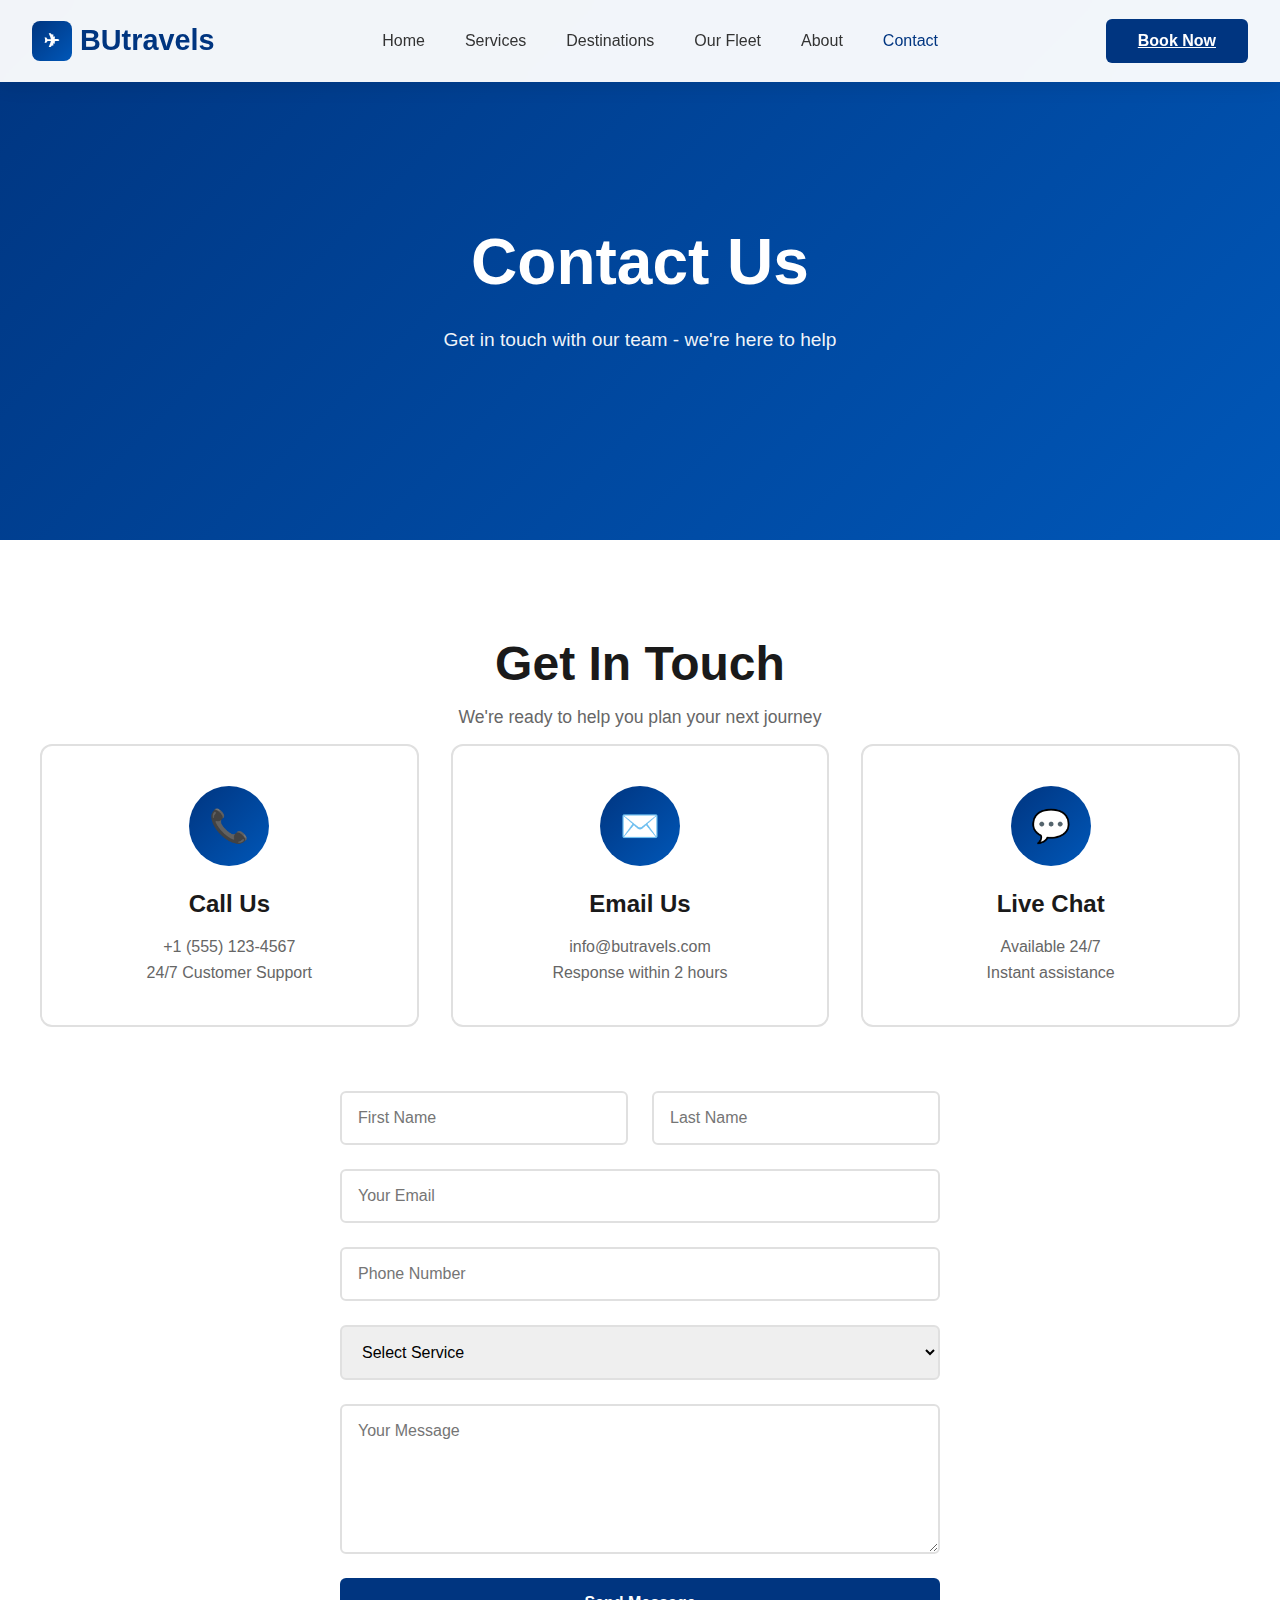
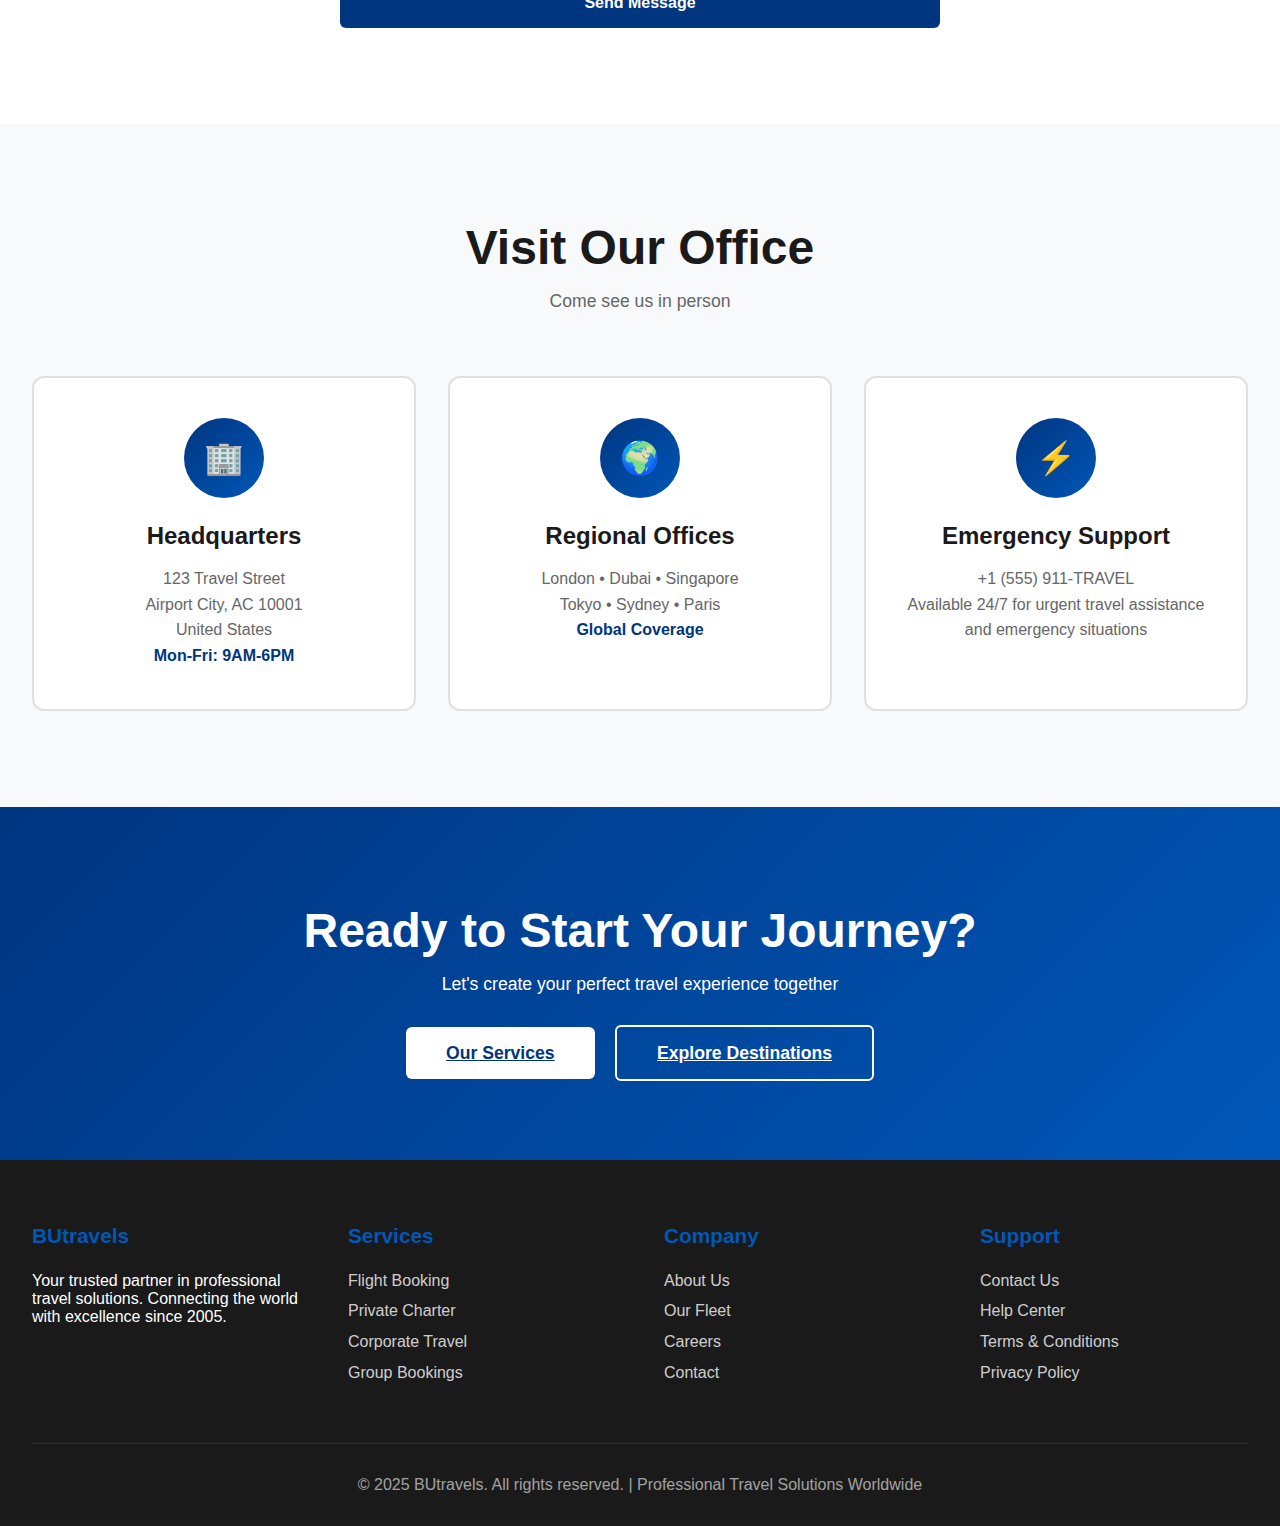
<file: Web Dev travel website/contact.html>
<!DOCTYPE html>
<html lang="en">
<head>
    <meta charset="UTF-8">
    <meta name="viewport" content="width=device-width, initial-scale=1.0">
    <title>Contact Us - BU Travels</title>
    <link rel="shortcut icon" href="image/Screenshot 2025-11-18 111105.png" type="image/x-icon">
    <link rel="stylesheet" href="style.css">
</head>
<body>
    <nav class="navbar">
        <div class="nav-container">
            <div class="logo">
                <div class="logo-icon">✈</div>
                BUtravels
            </div>
            <ul class="nav-menu">
                <li><a href="index.html">Home</a></li>
                <li><a href="services.html">Services</a></li>
                <li><a href="destinations.html">Destinations</a></li>
                <li><a href="fleet.html">Our Fleet</a></li>
                <li><a href="about.html">About</a></li>
                <li><a href="contact.html" style="color: #003580;">Contact</a></li>
            </ul>
            <a href="contact.html" class="nav-btn">Book Now</a>
        </div>
    </nav>

    <section class="hero" style="height: 60vh; background: linear-gradient(135deg, #003580 0%, #0057b8 100%);">
        <div class="hero-content">
            <div class="hero-text" style="text-align: center; grid-column: 1 / -1;">
                <h1>Contact Us</h1>
                <p>Get in touch with our team - we're here to help</p>
            </div>
        </div>
    </section>

    <section class="contact">
        <div class="section-title">
            <h2>Get In Touch</h2>
            <p>We're ready to help you plan your next journey</p>
        </div>
        
        <div class="services-grid" style="max-width: 1200px; margin: 0 auto 4rem;">
            <div class="service-card">
                <div class="service-icon">📞</div>
                <h3>Call Us</h3>
                <p>+1 (555) 123-4567<br>24/7 Customer Support</p>
            </div>
            <div class="service-card">
                <div class="service-icon">✉️</div>
                <h3>Email Us</h3>
                <p>info@butravels.com<br>Response within 2 hours</p>
            </div>
            <div class="service-card">
                <div class="service-icon">💬</div>
                <h3>Live Chat</h3>
                <p>Available 24/7<br>Instant assistance</p>
            </div>
        </div>

        <form class="contact-form">
            <div style="display: grid; grid-template-columns: 1fr 1fr; gap: 1.5rem;">
                <input type="text" placeholder="First Name" required>
                <input type="text" placeholder="Last Name" required>
            </div>
            <input type="email" placeholder="Your Email" required>
            <input type="tel" placeholder="Phone Number" required>
            <select style="padding: 1rem; border: 2px solid #e0e0e0; border-radius: 6px; font-size: 1rem; outline: none; transition: border-color 0.3s; font-family: inherit;">
                <option>Select Service</option>
                <option>Commercial Flights</option>
                <option>Private Charter</option>
                <option>Corporate Travel</option>
                <option>Group Bookings</option>
                <option>Other Inquiry</option>
            </select>
            <textarea placeholder="Your Message" required></textarea>
            <button type="submit" class="submit-btn">Send Message</button>
        </form>
    </section>

    <section class="services" style="background: #f8f9fa;">
        <div class="section-title">
            <h2>Visit Our Office</h2>
            <p>Come see us in person</p>
        </div>
        <div class="services-grid">
            <div class="service-card">
                <div class="service-icon">🏢</div>
                <h3>Headquarters</h3>
                <p>123 Travel Street<br>Airport City, AC 10001<br>United States</p>
                <p style="color: #003580; font-weight: 600;">Mon-Fri: 9AM-6PM</p>
            </div>
            <div class="service-card">
                <div class="service-icon">🌍</div>
                <h3>Regional Offices</h3>
                <p>London • Dubai • Singapore<br>Tokyo • Sydney • Paris</p>
                <p style="color: #003580; font-weight: 600;">Global Coverage</p>
            </div>
            <div class="service-card">
                <div class="service-icon">⚡</div>
                <h3>Emergency Support</h3>
                <p>+1 (555) 911-TRAVEL<br>Available 24/7 for urgent travel assistance and emergency situations</p>
            </div>
        </div>
    </section>

    <section class="fleet">
        <div class="section-title">
            <h2>Ready to Start Your Journey?</h2>
            <p>Let's create your perfect travel experience together</p>
        </div>
        <div style="text-align: center; margin-top: 3rem;">
            <a href="services.html" class="btn-primary" style="background: white; color: #003580; margin-right: 1rem;">Our Services</a>
            <a href="destinations.html" class="btn-secondary">Explore Destinations</a>
        </div>
    </section>

    <footer class="footer">
        <div class="footer-content">
            <div class="footer-section">
                <h4>BUtravels</h4>
                <p>Your trusted partner in professional travel solutions. Connecting the world with excellence since 2005.</p>
            </div>
            <div class="footer-section">
                <h4>Services</h4>
                <ul>
                    <li><a href="services.html">Flight Booking</a></li>
                    <li><a href="services.html">Private Charter</a></li>
                    <li><a href="services.html">Corporate Travel</a></li>
                    <li><a href="services.html">Group Bookings</a></li>
                </ul>
            </div>
            <div class="footer-section">
                <h4>Company</h4>
                <ul>
                    <li><a href="about.html">About Us</a></li>
                    <li><a href="fleet.html">Our Fleet</a></li>
                    <li><a href="contact.html">Careers</a></li>
                    <li><a href="contact.html">Contact</a></li>
                </ul>
            </div>
            <div class="footer-section">
                <h4>Support</h4>
                <ul>
                    <li><a href="contact.html">Contact Us</a></li>
                    <li><a href="contact.html">Help Center</a></li>
                    <li><a href="contact.html">Terms & Conditions</a></li>
                    <li><a href="contact.html">Privacy Policy</a></li>
                </ul>
            </div>
        </div>
        <div class="footer-bottom">
            <p>© 2025 BUtravels. All rights reserved. | Professional Travel Solutions Worldwide</p>
        </div>
    </footer>
</body>
</html>
</file>
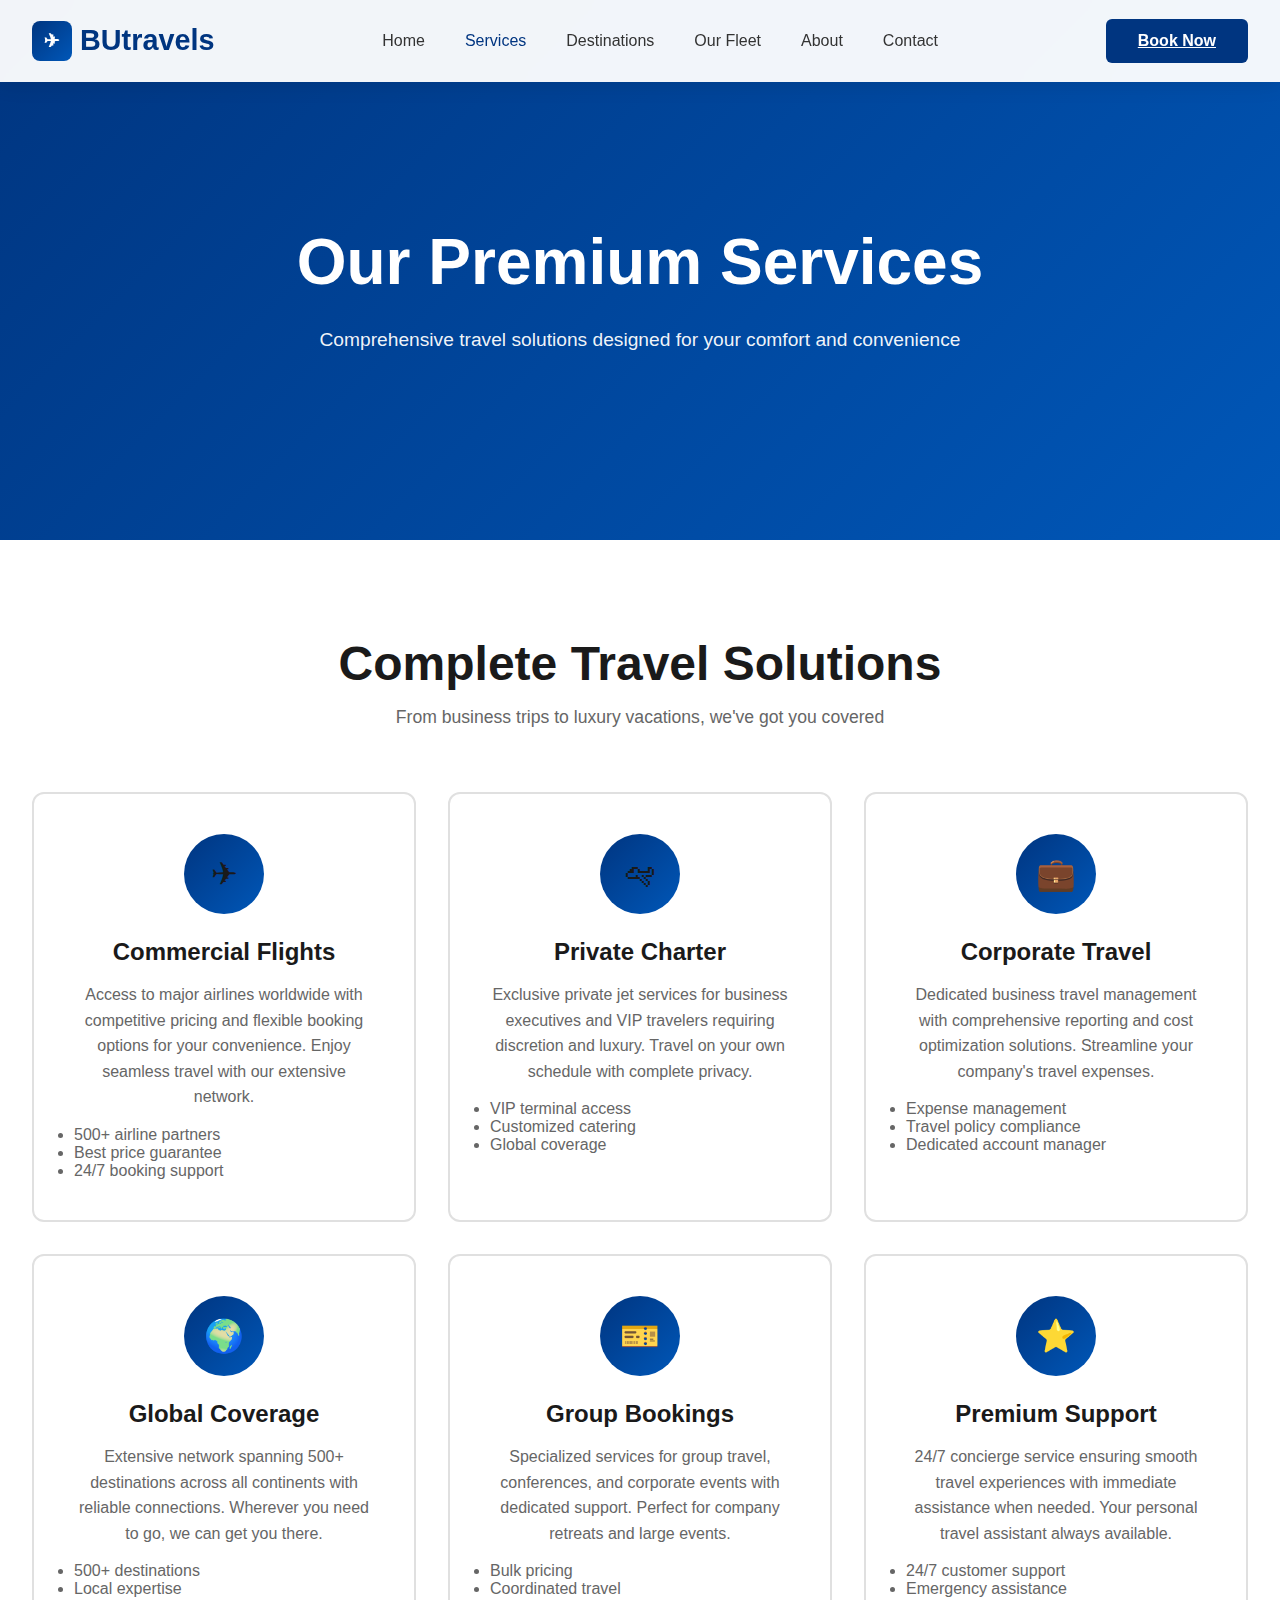
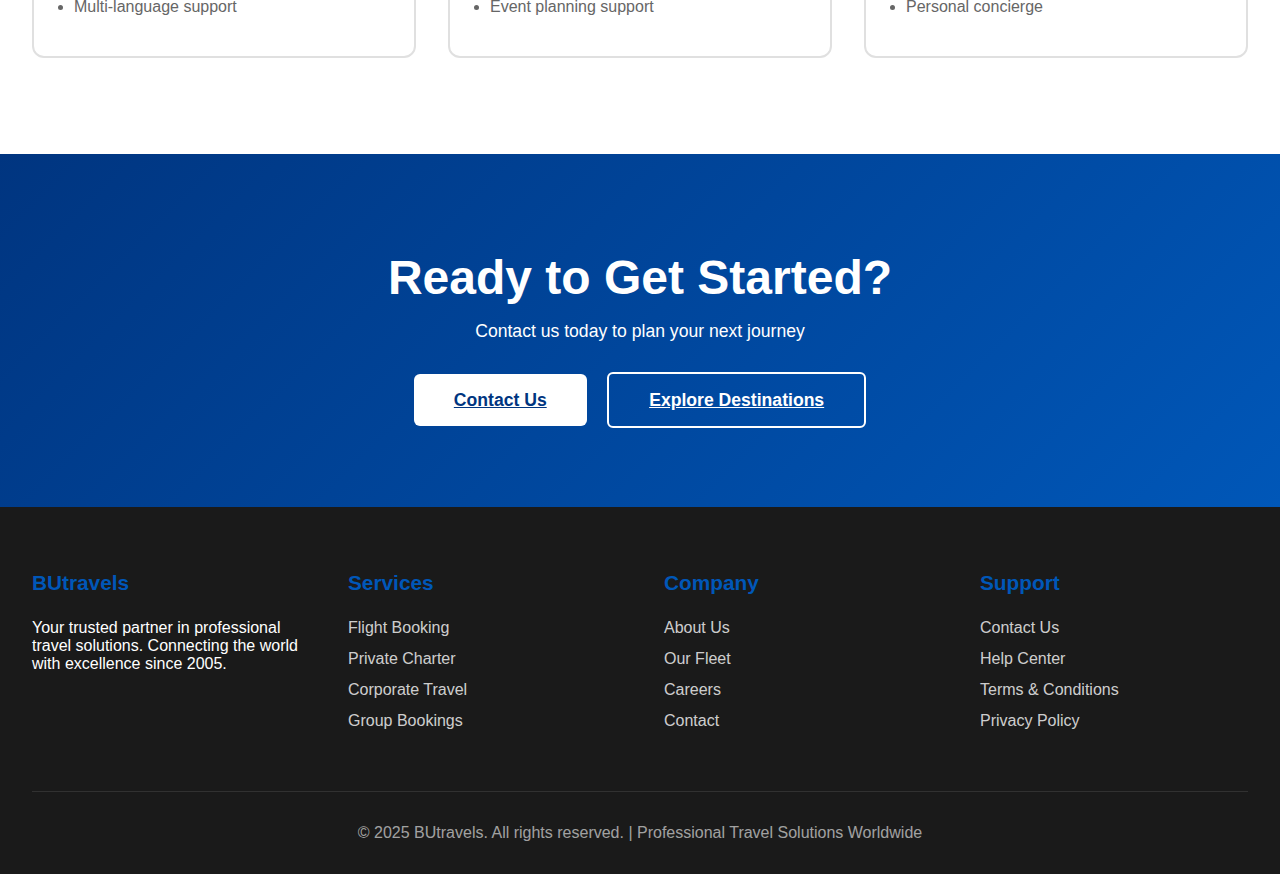
<file: Web Dev travel website/services.html>
<!DOCTYPE html>
<html lang="en">
<head>
    <meta charset="UTF-8">
    <meta name="viewport" content="width=device-width, initial-scale=1.0">
    <title>Our Services - BU Travels</title>
    <link rel="shortcut icon" href="image/Screenshot 2025-11-18 111105.png" type="image/x-icon">
    <link rel="stylesheet" href="style.css">
</head>
<body>
    <nav class="navbar">
        <div class="nav-container">
            <div class="logo">
                <div class="logo-icon">✈</div>
                BUtravels
            </div>
            <ul class="nav-menu">
                <li><a href="index.html">Home</a></li>
                <li><a href="services.html" style="color: #003580;">Services</a></li>
                <li><a href="destinations.html">Destinations</a></li>
                <li><a href="fleet.html">Our Fleet</a></li>
                <li><a href="about.html">About</a></li>
                <li><a href="contact.html">Contact</a></li>
            </ul>
            <a href="contact.html" class="nav-btn">Book Now</a>
        </div>
    </nav>

    <section class="hero" style="height: 60vh; background: linear-gradient(135deg, #003580 0%, #0057b8 100%);">
        <div class="hero-content">
            <div class="hero-text" style="text-align: center; grid-column: 1 / -1;">
                <h1>Our Premium Services</h1>
                <p>Comprehensive travel solutions designed for your comfort and convenience</p>
            </div>
        </div>
    </section>

    <section class="services">
        <div class="section-title">
            <h2>Complete Travel Solutions</h2>
            <p>From business trips to luxury vacations, we've got you covered</p>
        </div>
        <div class="services-grid">
            <div class="service-card">
                <div class="service-icon">✈</div>
                <h3>Commercial Flights</h3>
                <p>Access to major airlines worldwide with competitive pricing and flexible booking options for your convenience. Enjoy seamless travel with our extensive network.</p>
                <ul style="text-align: left; margin-top: 1rem; color: #666;">
                    <li>500+ airline partners</li>
                    <li>Best price guarantee</li>
                    <li>24/7 booking support</li>
                </ul>
            </div>
            <div class="service-card">
                <div class="service-icon">🛩</div>
                <h3>Private Charter</h3>
                <p>Exclusive private jet services for business executives and VIP travelers requiring discretion and luxury. Travel on your own schedule with complete privacy.</p>
                <ul style="text-align: left; margin-top: 1rem; color: #666;">
                    <li>VIP terminal access</li>
                    <li>Customized catering</li>
                    <li>Global coverage</li>
                </ul>
            </div>
            <div class="service-card">
                <div class="service-icon">💼</div>
                <h3>Corporate Travel</h3>
                <p>Dedicated business travel management with comprehensive reporting and cost optimization solutions. Streamline your company's travel expenses.</p>
                <ul style="text-align: left; margin-top: 1rem; color: #666;">
                    <li>Expense management</li>
                    <li>Travel policy compliance</li>
                    <li>Dedicated account manager</li>
                </ul>
            </div>
            <div class="service-card">
                <div class="service-icon">🌍</div>
                <h3>Global Coverage</h3>
                <p>Extensive network spanning 500+ destinations across all continents with reliable connections. Wherever you need to go, we can get you there.</p>
                <ul style="text-align: left; margin-top: 1rem; color: #666;">
                    <li>500+ destinations</li>
                    <li>Local expertise</li>
                    <li>Multi-language support</li>
                </ul>
            </div>
            <div class="service-card">
                <div class="service-icon">🎫</div>
                <h3>Group Bookings</h3>
                <p>Specialized services for group travel, conferences, and corporate events with dedicated support. Perfect for company retreats and large events.</p>
                <ul style="text-align: left; margin-top: 1rem; color: #666;">
                    <li>Bulk pricing</li>
                    <li>Coordinated travel</li>
                    <li>Event planning support</li>
                </ul>
            </div>
            <div class="service-card">
                <div class="service-icon">⭐</div>
                <h3>Premium Support</h3>
                <p>24/7 concierge service ensuring smooth travel experiences with immediate assistance when needed. Your personal travel assistant always available.</p>
                <ul style="text-align: left; margin-top: 1rem; color: #666;">
                    <li>24/7 customer support</li>
                    <li>Emergency assistance</li>
                    <li>Personal concierge</li>
                </ul>
            </div>
        </div>
    </section>

    <section class="fleet">
        <div class="section-title">
            <h2>Ready to Get Started?</h2>
            <p>Contact us today to plan your next journey</p>
        </div>
        <div style="text-align: center; margin-top: 3rem;">
            <a href="contact.html" class="btn-primary" style="background: white; color: #003580; margin-right: 1rem;">Contact Us</a>
            <a href="destinations.html" class="btn-secondary">Explore Destinations</a>
        </div>
    </section>

    <footer class="footer">
        <div class="footer-content">
            <div class="footer-section">
                <h4>BUtravels</h4>
                <p>Your trusted partner in professional travel solutions. Connecting the world with excellence since 2005.</p>
            </div>
            <div class="footer-section">
                <h4>Services</h4>
                <ul>
                    <li><a href="services.html">Flight Booking</a></li>
                    <li><a href="services.html">Private Charter</a></li>
                    <li><a href="services.html">Corporate Travel</a></li>
                    <li><a href="services.html">Group Bookings</a></li>
                </ul>
            </div>
            <div class="footer-section">
                <h4>Company</h4>
                <ul>
                    <li><a href="about.html">About Us</a></li>
                    <li><a href="fleet.html">Our Fleet</a></li>
                    <li><a href="contact.html">Careers</a></li>
                    <li><a href="contact.html">Contact</a></li>
                </ul>
            </div>
            <div class="footer-section">
                <h4>Support</h4>
                <ul>
                    <li><a href="contact.html">Contact Us</a></li>
                    <li><a href="contact.html">Help Center</a></li>
                    <li><a href="contact.html">Terms & Conditions</a></li>
                    <li><a href="contact.html">Privacy Policy</a></li>
                </ul>
            </div>
        </div>
        <div class="footer-bottom">
            <p>© 2025 BUtravels. All rights reserved. | Professional Travel Solutions Worldwide</p>
        </div>
    </footer>
</body>
</html>
</file>
<file: Web Dev travel website/style.css>
* {
margin: 0;
padding: 0;
box-sizing: border-box;
}

body {
font-family: 'Inter', -apple-system, BlinkMacSystemFont, 'Segoe UI', sans-serif;
overflow-x: hidden;
background: #fff;
color: #1a1a1a;
}

/* Navigation */
.navbar {
position: fixed;
top: 0;
left: 0;
right: 0;
background: rgba(255, 255, 255, 0.95);
backdrop-filter: blur(10px);
box-shadow: 0 2px 20px rgba(0, 0, 0, 0.1);
z-index: 1000;
padding: 1.2rem 0;
}

.nav-container {
max-width: 1400px;
margin: 0 auto;
padding: 0 2rem;
display: flex;
justify-content: space-between;
align-items: center;
}

.logo {
font-size: 1.8rem;
font-weight: 800;
color: #003580;
display: flex;
align-items: center;
gap: 0.5rem;
}

.logo-icon {
width: 40px;
height: 40px;
background: linear-gradient(135deg, #003580, #0057b8);
border-radius: 8px;
display: flex;
align-items: center;
justify-content: center;
color: white;
font-size: 1.2rem;
}

.nav-menu {
display: flex;
gap: 2.5rem;
list-style: none;
}

.nav-menu a {
color: #333;
text-decoration: none;
font-weight: 500;
transition: color 0.3s;
}

.nav-menu a:hover {
color: #003580;
}

.nav-btn {
background: #003580;
color: white;
border: none;
padding: 0.8rem 2rem;
border-radius: 6px;
font-weight: 600;
cursor: pointer;
transition: background 0.3s;
}

.nav-btn:hover {
background: #002a66;
}

/* Hero Section */
.hero {
position: relative;
height: 100vh;
background: linear-gradient(135deg, #003580 0%, #0057b8 100%);
overflow: hidden;
display: flex;
align-items: center;
padding-top: 80px;
}

.hero::before {
content: '';
position: absolute;
inset: 0;
background-image: url('https://images.unsplash.com/photo-1634557250864-148750dd4d1a?crop=entropy&cs=tinysrgb&fit=max&fm=jpg&ixid=M3w3Nzg4Nzd8MHwxfHNlYXJjaHwxfHxhaXJwb3J0JTIwZGVwYXJ0dXJlJTIwYWlycGxhbmV8ZW58MXx8fHwxNzYzNDQ3NTU5fDA&ixlib=rb-4.1.0&q=80&w=1080');
background-size: cover;
background-position: center;
opacity: 0.2;
}

.hero-content {
position: relative;
z-index: 2;
max-width: 1400px;
margin: 0 auto;
padding: 0 2rem;
display: grid;
grid-template-columns: 1fr 1fr;
gap: 4rem;
align-items: center;
}

.hero-text h1 {
font-size: clamp(2.5rem, 5vw, 4.5rem);
font-weight: 800;
color: white;
margin-bottom: 1.5rem;
line-height: 1.2;
}

.hero-text p {
font-size: 1.2rem;
color: rgba(255, 255, 255, 0.95);
margin-bottom: 2.5rem;
line-height: 1.6;
}

.hero-stats {
display: flex;
gap: 3rem;
margin-bottom: 3rem;
}

.stat-item {
color: white;
}

.stat-number {
font-size: 2.5rem;
font-weight: 800;
display: block;
}

.stat-label {
font-size: 0.95rem;
opacity: 0.9;
}

.cta-buttons {
display: flex;
gap: 1rem;
}

.btn-primary {
background: white;
color: #003580;
border: none;
padding: 1rem 2.5rem;
border-radius: 6px;
font-weight: 700;
font-size: 1.1rem;
cursor: pointer;
transition: transform 0.3s, box-shadow 0.3s;
}

.btn-primary:hover {
transform: translateY(-2px);
box-shadow: 0 10px 30px rgba(0, 0, 0, 0.3);
}

.btn-secondary {
background: transparent;
color: white;
border: 2px solid white;
padding: 1rem 2.5rem;
border-radius: 6px;
font-weight: 700;
font-size: 1.1rem;
cursor: pointer;
transition: background 0.3s;
}

.btn-secondary:hover {
background: rgba(255, 255, 255, 0.1);
}

.hero-image {
position: relative;
}

.plane-window {
width: 100%;
border-radius: 20px;
box-shadow: 0 20px 60px rgba(0, 0, 0, 0.4);
overflow: hidden;
}

.plane-window img {
width: 100%;
display: block;
}

.floating-plane {
position: absolute;
font-size: 4rem;
animation: fly 15s linear infinite;
}

@keyframes fly {
0% {
left: -100px;
top: 20%;
}
100% {
left: calc(100% + 100px);
top: 30%;
}
}

/* Search Section */
.search-section {
background: white;
padding: 4rem 2rem;
box-shadow: 0 -10px 40px rgba(0, 0, 0, 0.1);
position: relative;
z-index: 10;
}

.search-container {
max-width: 1200px;
margin: 0 auto;
background: #f8f9fa;
border-radius: 12px;
padding: 2rem;
}

.search-tabs {
display: flex;
gap: 1rem;
margin-bottom: 2rem;
}

.tab {
padding: 0.8rem 2rem;
background: transparent;
border: none;
border-radius: 6px;
font-weight: 600;
cursor: pointer;
color: #666;
transition: all 0.3s;
}

.tab.active {
background: #003580;
color: white;
}

.search-form {
display: grid;
grid-template-columns: repeat(auto-fit, minmax(200px, 1fr));
gap: 1rem;
align-items: end;
}

.search-form.hidden {
display: none;
}

.form-group {
display: flex;
flex-direction: column;
gap: 0.5rem;
}

.form-group label {
font-weight: 600;
color: #333;
font-size: 0.9rem;
}

.form-group input,
.form-group select {
padding: 1rem;
border: 2px solid #e0e0e0;
border-radius: 6px;
font-size: 1rem;
outline: none;
transition: border-color 0.3s;
background: white;
}

.form-group input:focus,
.form-group select:focus {
border-color: #003580;
}

.search-btn {
background: #003580;
color: white;
border: none;
padding: 1rem 2rem;
border-radius: 6px;
font-weight: 700;
font-size: 1rem;
cursor: pointer;
transition: background 0.3s;
}

.search-btn:hover {
background: #002a66;
}

/* Services Section */
.services {
padding: 6rem 2rem;
background: white;
}

.section-title {
text-align: center;
margin-bottom: 1rem;
}

.section-title h2 {
font-size: clamp(2rem, 4vw, 3rem);
font-weight: 800;
color: #1a1a1a;
margin-bottom: 1rem;
}

.section-title p {
font-size: 1.1rem;
color: #666;
max-width: 700px;
margin: 0 auto;
}

.services-grid {
display: grid;
grid-template-columns: repeat(auto-fit, minmax(300px, 1fr));
gap: 2rem;
max-width: 1400px;
margin: 4rem auto 0;
}

.service-card {
background: white;
border: 2px solid #e0e0e0;
border-radius: 12px;
padding: 2.5rem;
text-align: center;
transition: all 0.3s;
cursor: pointer;
}

.service-card:hover {
border-color: #003580;
box-shadow: 0 10px 40px rgba(0, 53, 128, 0.1);
transform: translateY(-5px);
}

.service-icon {
width: 80px;
height: 80px;
background: linear-gradient(135deg, #003580, #0057b8);
border-radius: 50%;
display: flex;
align-items: center;
justify-content: center;
margin: 0 auto 1.5rem;
font-size: 2rem;
}

.service-card h3 {
font-size: 1.5rem;
font-weight: 700;
color: #1a1a1a;
margin-bottom: 1rem;
}

.service-card p {
color: #666;
line-height: 1.6;
}

/* Destinations */
.destinations {
padding: 6rem 2rem;
background: #f8f9fa;
}

.destinations-grid {
display: grid;
grid-template-columns: repeat(auto-fit, minmax(350px, 1fr));
gap: 2rem;
max-width: 1400px;
margin: 4rem auto 0;
}

.destination-card {
position: relative;
border-radius: 12px;
overflow: hidden;
box-shadow: 0 10px 30px rgba(0, 0, 0, 0.15);
transition: transform 0.3s, box-shadow 0.3s;
cursor: pointer;
height: 400px;
}

.destination-card:hover {
transform: translateY(-10px);
box-shadow: 0 20px 50px rgba(0, 0, 0, 0.25);
}

.destination-card img {
width: 100%;
height: 100%;
object-fit: cover;
transition: transform 0.5s;
}

.destination-card:hover img {
transform: scale(1.1);
}

.destination-overlay {
position: absolute;
inset: 0;
background: linear-gradient(180deg, transparent 0%, rgba(0, 0, 0, 0.8) 100%);
display: flex;
flex-direction: column;
justify-content: flex-end;
padding: 2rem;
color: white;
}

.destination-card h3 {
font-size: 1.8rem;
font-weight: 700;
margin-bottom: 0.5rem;
}

.destination-info {
display: flex;
justify-content: space-between;
align-items: center;
}

.destination-price {
font-size: 1.3rem;
font-weight: 700;
color: #ffd700;
}

/* Fleet Section */
.fleet {
padding: 6rem 2rem;
background: linear-gradient(135deg, #003580 0%, #0057b8 100%);
color: white;
}

.fleet .section-title h2,
.fleet .section-title p {
color: white;
}

.fleet-grid {
display: grid;
grid-template-columns: repeat(auto-fit, minmax(300px, 1fr));
gap: 2rem;
max-width: 1400px;
margin: 4rem auto 0;
}

.fleet-card {
background: rgba(255, 255, 255, 0.1);
backdrop-filter: blur(10px);
border: 2px solid rgba(255, 255, 255, 0.2);
border-radius: 12px;
overflow: hidden;
transition: transform 0.3s;
}

.fleet-card:hover {
transform: translateY(-5px);
}

.fleet-card img {
width: 100%;
height: 250px;
object-fit: cover;
}

.fleet-info {
padding: 2rem;
}

.fleet-info h3 {
font-size: 1.5rem;
font-weight: 700;
margin-bottom: 1rem;
}

.fleet-features {
list-style: none;
margin-bottom: 1.5rem;
}

.fleet-features li {
padding: 0.5rem 0;
border-bottom: 1px solid rgba(255, 255, 255, 0.2);
}

.fleet-features li:last-child {
border-bottom: none;
}

/* Testimonials */
.testimonials {
padding: 6rem 2rem;
background: white;
}

.testimonials-grid {
display: grid;
grid-template-columns: repeat(auto-fit, minmax(350px, 1fr));
gap: 2rem;
max-width: 1400px;
margin: 4rem auto 0;
}

.testimonial-card {
background: #f8f9fa;
padding: 2rem;
border-radius: 8px;
}

.testimonial-text {
font-size: 1.1rem;
color: #333;
line-height: 1.8;
margin-bottom: 1.5rem;
font-style: italic;
}

.testimonial-author {
display: flex;
align-items: center;
gap: 1rem;
}

.author-avatar {
width: 50px;
height: 50px;
background: linear-gradient(135deg, #003580, #0057b8);
border-radius: 50%;
display: flex;
align-items: center;
justify-content: center;
color: white;
font-weight: 700;
}

.author-info h4 {
font-weight: 700;
color: #1a1a1a;
}

.author-info p {
color: #666;
font-size: 0.9rem;
}

/* Footer */
.footer {
background: #1a1a1a;
color: white;
padding: 4rem 2rem 2rem;
}

.footer-content {
display: grid;
grid-template-columns: repeat(auto-fit, minmax(250px, 1fr));
gap: 3rem;
max-width: 1400px;
margin: 0 auto 3rem;
}

.footer-section h4 {
font-size: 1.3rem;
font-weight: 700;
margin-bottom: 1.5rem;
color: #0057b8;
}

.footer-section ul {
list-style: none;
}

.footer-section ul li {
margin-bottom: 0.8rem;
}

.footer-section a {
color: rgba(255, 255, 255, 0.8);
text-decoration: none;
transition: color 0.3s;
}

.footer-section a:hover {
color: #0057b8;
}

.footer-bottom {
text-align: center;
padding-top: 2rem;
border-top: 1px solid rgba(255, 255, 255, 0.1);
color: rgba(255, 255, 255, 0.6);
}

@media (max-width: 968px) {
.hero-content {
grid-template-columns: 1fr;
}
.nav-menu {
display: none;
}
.search-form {
grid-template-columns: 1fr;
}
}

/* About and Contact Sections */
.about, .contact {
padding: 6rem 2rem;
background: white;
}

.about {
background: #f8f9fa;
}

.contact-form {
max-width: 600px;
margin: 3rem auto 0;
display: flex;
flex-direction: column;
gap: 1.5rem;
}

.contact-form input,
.contact-form textarea {
padding: 1rem;
border: 2px solid #e0e0e0;
border-radius: 6px;
font-size: 1rem;
outline: none;
transition: border-color 0.3s;
font-family: inherit;
}

.contact-form input:focus,
.contact-form textarea:focus {
border-color: #003580;
}

.contact-form textarea {
min-height: 150px;
resize: vertical;
}

.submit-btn {
background: #003580;
color: white;
border: none;
padding: 1rem 2rem;
border-radius: 6px;
font-weight: 700;
font-size: 1rem;
cursor: pointer;
transition: background 0.3s;
}

.submit-btn:hover {
background: #002a66;
}

.about-content {
max-width: 900px;
margin: 3rem auto 0;
line-height: 1.8;
}

.about-content p {
margin-bottom: 1.5rem;
color: #333;
font-size: 1.1rem;
}
</file>
